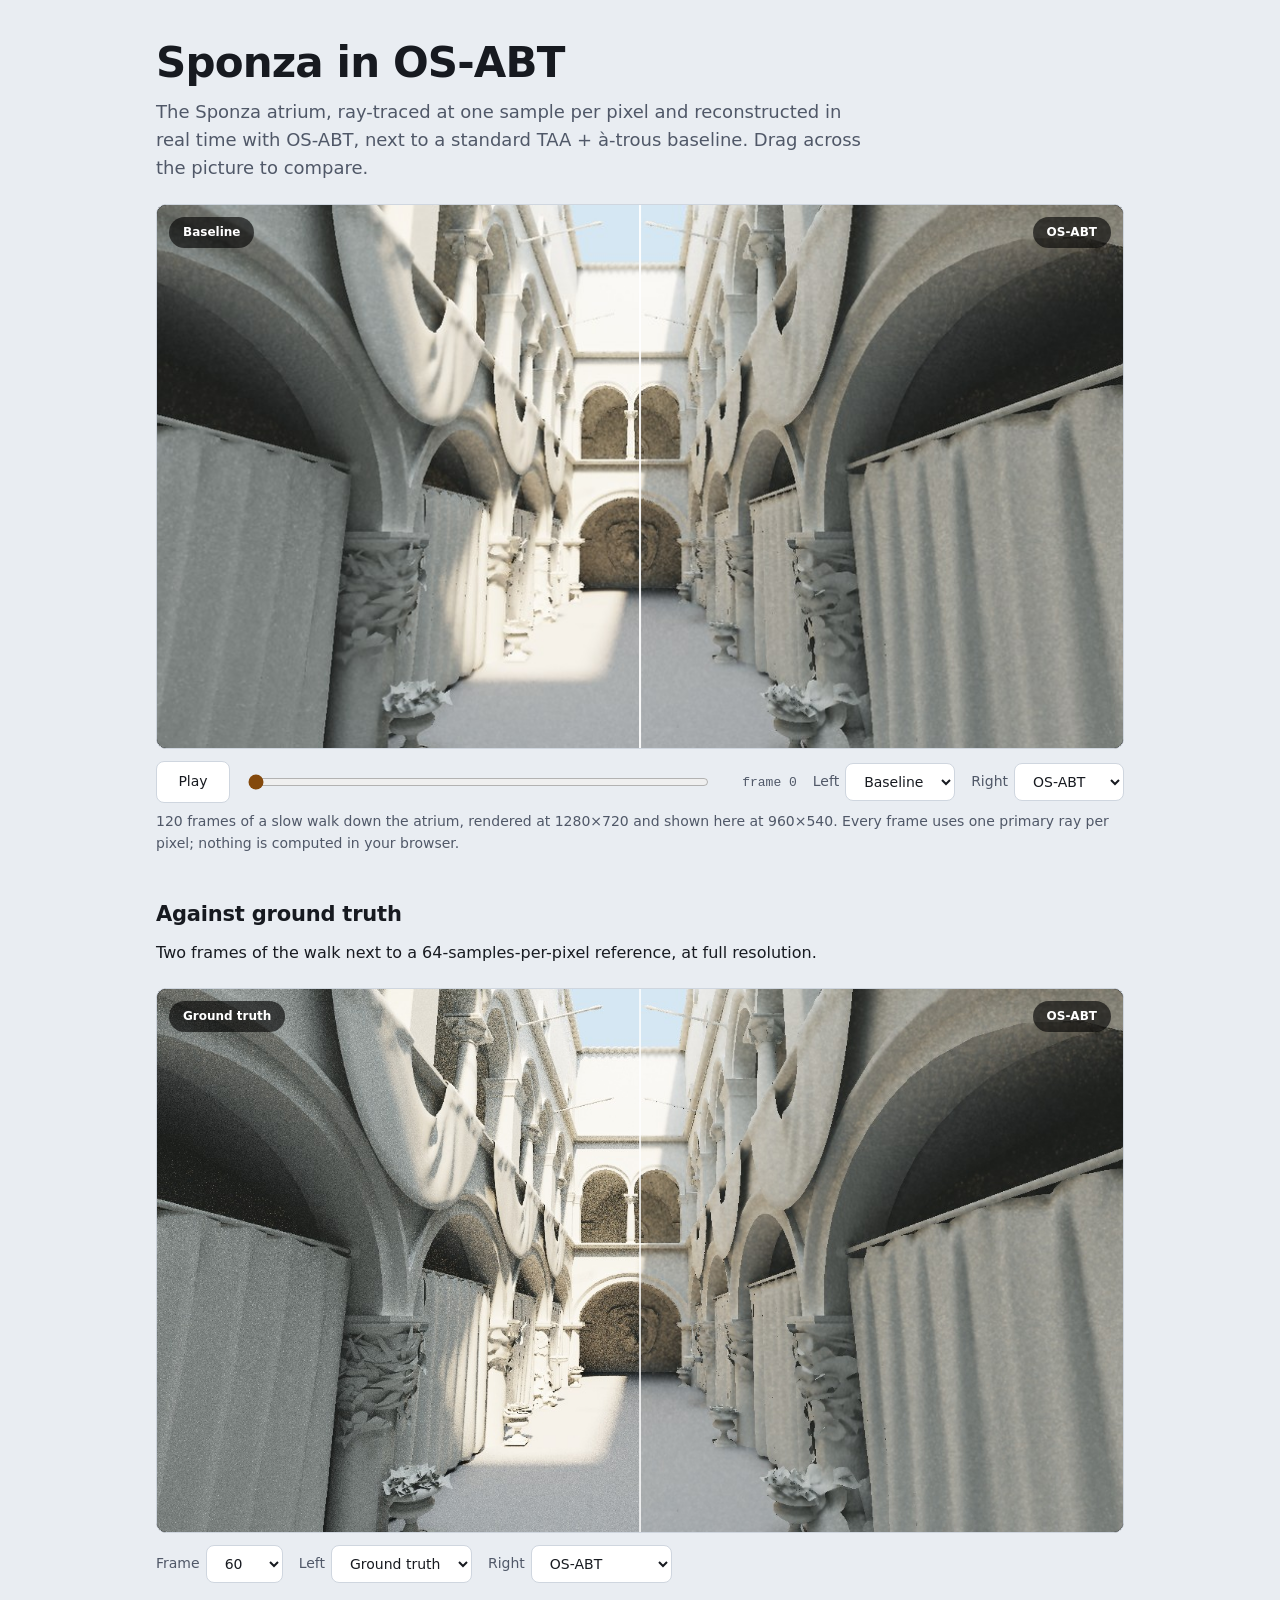
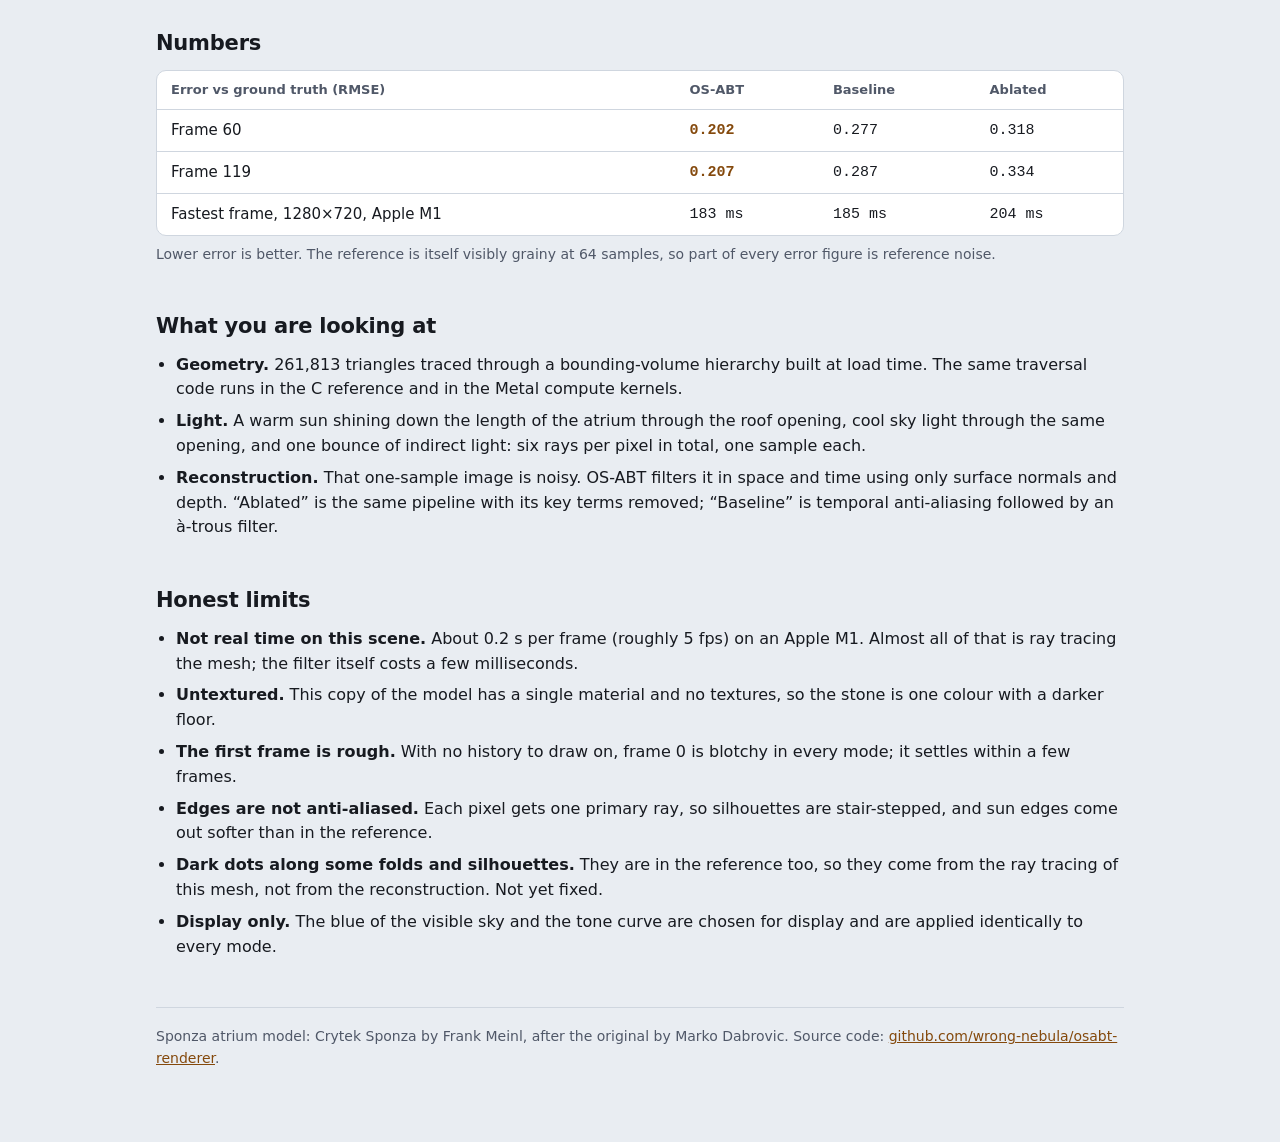
<file: docs/index.html>
<!doctype html>
<html lang="en">
<head>
<meta charset="utf-8">
<meta name="viewport" content="width=device-width, initial-scale=1">
<title>Sponza in OS-ABT</title>
<meta name="description" content="The Sponza atrium ray-traced at one sample per pixel and reconstructed with OS-ABT, compared against a TAA + a-trous baseline and ground truth.">
<style>
  :root {
    --bg: #101114; --panel: #181a1f; --line: #2a2d35; --text: #e8e6e1; --muted: #9a9ca3;
    --accent: #f0b46a; --cool: #8fb8e8; --radius: 10px;
    --sans: ui-sans-serif, system-ui, -apple-system, "Segoe UI", Roboto, sans-serif;
    --mono: ui-monospace, SFMono-Regular, Menlo, Consolas, monospace;
  }
  @media (prefers-color-scheme: light) {
    :root { --bg: #e9edf2; --panel: #ffffff; --line: #cfd6df; --text: #171a20; --muted: #505868; --accent: #84490c; --cool: #2f6fb3; }
  }
  * { box-sizing: border-box; }
  body { margin: 0; background: var(--bg); color: var(--text); font: 16px/1.55 var(--sans); }
  main { max-width: 1000px; margin: 0 auto; padding: 40px 16px 72px; }
  h1 { font-size: clamp(28px, 5vw, 42px); line-height: 1.1; margin: 0 0 12px; letter-spacing: -0.02em; }
  h2 { font-size: 21px; margin: 44px 0 10px; letter-spacing: -0.01em; }
  p { margin: 0 0 14px; }
  .lede { color: var(--muted); font-size: 18px; max-width: 62ch; }
  a { color: var(--accent); }
  .stage { position: relative; margin-top: 22px; border: 1px solid var(--line); border-radius: var(--radius); overflow: hidden; background: #000; touch-action: none; cursor: ew-resize; }
  .stage canvas { display: block; width: 100%; height: auto; }
  .tag { position: absolute; top: 12px; padding: 8px 14px; border-radius: 999px; font: 600 12px/1.3 var(--sans); background: rgba(0,0,0,.62); color: #fff; pointer-events: none; }
  .tag.l { left: 12px; } .tag.r { right: 12px; }
  .bar { display: flex; flex-wrap: wrap; gap: 10px 16px; align-items: center; margin-top: 12px; }
  .bar label { color: var(--muted); font-size: 14px; display: flex; gap: 6px; align-items: center; }
  select, button { font: inherit; font-size: 14px; color: var(--text); background: var(--panel); border: 1px solid var(--line); border-radius: 8px; padding: 9px 14px; }
  button { cursor: pointer; min-width: 74px; }
  input[type=range] { flex: 1 1 180px; accent-color: var(--accent); }
  .frame { font: 13px var(--mono); color: var(--muted); min-width: 9ch; text-align: right; }
  .hint { color: var(--muted); font-size: 14px; margin-top: 8px; }
  .tablewrap { overflow-x: auto; border: 1px solid var(--line); border-radius: var(--radius); background: var(--panel); }
  table { border-collapse: collapse; width: 100%; font-size: 15px; }
  th, td { text-align: left; padding: 9px 14px; border-bottom: 1px solid var(--line); white-space: nowrap; }
  tr:last-child td { border-bottom: 0; }
  th { color: var(--muted); font-weight: 600; font-size: 13px; }
  td.n { font-family: var(--mono); font-variant-numeric: tabular-nums; }
  td.best { color: var(--accent); font-weight: 600; }
  ul { margin: 0 0 14px; padding-left: 20px; }
  li { margin-bottom: 7px; }
  footer { margin-top: 48px; padding-top: 18px; border-top: 1px solid var(--line); color: var(--muted); font-size: 14px; }
</style>
</head>
<body>
<main>
  <h1>Sponza in OS-ABT</h1>
  <p class="lede">The Sponza atrium, ray-traced at one sample per pixel and reconstructed in real time with
  OS-ABT, next to a standard TAA&nbsp;+&nbsp;à-trous baseline. Drag across the picture to compare.</p>

  <div class="stage" id="walkStage">
    <canvas id="walk" width="960" height="540" aria-label="Sponza walkthrough comparison"></canvas>
    <span class="tag l" id="walkTagL"></span><span class="tag r" id="walkTagR"></span>
  </div>
  <div class="bar">
    <button id="play" type="button">Pause</button>
    <input id="scrub" type="range" min="0" max="119" value="0" aria-label="Frame">
    <span class="frame" id="frameLbl">frame 0</span>
    <label>Left <select id="walkL"></select></label>
    <label>Right <select id="walkR"></select></label>
  </div>
  <p class="hint">120 frames of a slow walk down the atrium, rendered at 1280×720 and shown here at 960×540.
  Every frame uses one primary ray per pixel; nothing is computed in your browser.</p>

  <h2>Against ground truth</h2>
  <p>Two frames of the walk next to a 64-samples-per-pixel reference, at full resolution.</p>
  <div class="stage" id="stillStage">
    <canvas id="still" width="1280" height="720" aria-label="Still comparison against ground truth"></canvas>
    <span class="tag l" id="stillTagL"></span><span class="tag r" id="stillTagR"></span>
  </div>
  <div class="bar">
    <label>Frame <select id="stillF"><option value="0060">60</option><option value="0119">119</option></select></label>
    <label>Left <select id="stillL"></select></label>
    <label>Right <select id="stillR"></select></label>
  </div>

  <h2>Numbers</h2>
  <div class="tablewrap">
    <table>
      <thead><tr><th>Error vs ground truth (RMSE)</th><th>OS-ABT</th><th>Baseline</th><th>Ablated</th></tr></thead>
      <tbody>
        <tr><td>Frame 60</td><td class="n best">0.202</td><td class="n">0.277</td><td class="n">0.318</td></tr>
        <tr><td>Frame 119</td><td class="n best">0.207</td><td class="n">0.287</td><td class="n">0.334</td></tr>
        <tr><td>Fastest frame, 1280×720, Apple M1</td><td class="n">183 ms</td><td class="n">185 ms</td><td class="n">204 ms</td></tr>
      </tbody>
    </table>
  </div>
  <p class="hint">Lower error is better. The reference is itself visibly grainy at 64 samples, so part of every
  error figure is reference noise.</p>

  <h2>What you are looking at</h2>
  <ul>
    <li><strong>Geometry.</strong> 261,813 triangles traced through a bounding-volume hierarchy built at load time.
        The same traversal code runs in the C reference and in the Metal compute kernels.</li>
    <li><strong>Light.</strong> A warm sun shining down the length of the atrium through the roof opening, cool sky
        light through the same opening, and one bounce of indirect light: six rays per pixel in total, one sample each.</li>
    <li><strong>Reconstruction.</strong> That one-sample image is noisy. OS-ABT filters it in space and time using
        only surface normals and depth. “Ablated” is the same pipeline with its key terms removed; “Baseline” is
        temporal anti-aliasing followed by an à-trous filter.</li>
  </ul>

  <h2>Honest limits</h2>
  <ul>
    <li><strong>Not real time on this scene.</strong> About 0.2 s per frame (roughly 5 fps) on an Apple M1. Almost all
        of that is ray tracing the mesh; the filter itself costs a few milliseconds.</li>
    <li><strong>Untextured.</strong> This copy of the model has a single material and no textures, so the stone is one
        colour with a darker floor.</li>
    <li><strong>The first frame is rough.</strong> With no history to draw on, frame 0 is blotchy in every mode; it
        settles within a few frames.</li>
    <li><strong>Edges are not anti-aliased.</strong> Each pixel gets one primary ray, so silhouettes are
        stair-stepped, and sun edges come out softer than in the reference.</li>
    <li><strong>Dark dots along some folds and silhouettes.</strong> They are in the reference too, so they come
        from the ray tracing of this mesh, not from the reconstruction. Not yet fixed.</li>
    <li><strong>Display only.</strong> The blue of the visible sky and the tone curve are chosen for display and are
        applied identically to every mode.</li>
  </ul>

  <footer>
    Sponza atrium model: Crytek Sponza by Frank Meinl, after the original by Marko Dabrovic.
    Source code: <a href="https://github.com/wrong-nebula/osabt-renderer">github.com/wrong-nebula/osabt-renderer</a>.
  </footer>
</main>

<script>
(function () {
  "use strict";
  const NAMES = { gt: "Ground truth", osabt: "OS-ABT", baseline: "Baseline", ablated: "Ablated" };

  function fill(sel, keys, value) {
    for (const k of keys) { const o = document.createElement("option"); o.value = k; o.textContent = NAMES[k]; sel.appendChild(o); }
    sel.value = value;
  }

  /* Wipe comparison on a canvas. draw(ctx, key, w, h) paints one side's full image. */
  function makeWipe(stage, canvas, tagL, tagR, getL, getR, draw) {
    const ctx = canvas.getContext("2d");
    let split = 0.5;
    function render() {
      const w = canvas.width, h = canvas.height, x = Math.round(split * w);
      draw(ctx, getL(), w, h);
      ctx.save(); ctx.beginPath(); ctx.rect(x, 0, w - x, h); ctx.clip();
      draw(ctx, getR(), w, h);
      ctx.restore();
      ctx.fillStyle = "rgba(255,255,255,.9)"; ctx.fillRect(x - 1, 0, 2, h);
      tagL.textContent = NAMES[getL()]; tagR.textContent = NAMES[getR()];
    }
    function move(ev) {
      const r = canvas.getBoundingClientRect();
      split = Math.min(1, Math.max(0, (ev.clientX - r.left) / r.width));
      render();
    }
    stage.addEventListener("pointerdown", (ev) => { stage.setPointerCapture(ev.pointerId); move(ev); });
    stage.addEventListener("pointermove", (ev) => { if (ev.buttons || ev.pointerType === "touch") move(ev); });
    return render;
  }
  const $ = (id) => document.getElementById(id);

  /* ---- walkthrough: one atlas video, four 960x540 tiles, so both sides are always in sync ---- */
  const TILE = { osabt: [0, 0], baseline: [960, 0], ablated: [0, 540] };
  const video = document.createElement("video");
  video.src = "media/sponza_walk.mp4"; video.muted = true; video.loop = true; video.playsInline = true; video.preload = "auto";
  const poster = new Image(); poster.src = "media/poster.jpg";
  fill($("walkL"), ["osabt", "baseline", "ablated"], "baseline");
  fill($("walkR"), ["osabt", "baseline", "ablated"], "osabt");
  const FPS = 24, NF = 120;
  const renderWalk = makeWipe($("walkStage"), $("walk"), $("walkTagL"), $("walkTagR"),
    () => $("walkL").value, () => $("walkR").value,
    (ctx, key, w, h) => {
      if (video.readyState >= 2) { const t = TILE[key]; ctx.drawImage(video, t[0], t[1], 960, 540, 0, 0, w, h); }
      else if (poster.complete && poster.naturalWidth) ctx.drawImage(poster, 0, 0, w, h);
      else { ctx.fillStyle = "#000"; ctx.fillRect(0, 0, w, h); }
    });
  function tick() {
    renderWalk();
    if (!video.paused) {
      const f = Math.min(NF - 1, Math.floor(video.currentTime * FPS));
      $("scrub").value = f; $("frameLbl").textContent = "frame " + f;
    }
    requestAnimationFrame(tick);
  }
  $("play").addEventListener("click", () => {
    if (video.paused) { video.play(); $("play").textContent = "Pause"; } else { video.pause(); $("play").textContent = "Play"; }
  });
  $("scrub").addEventListener("input", () => {
    video.pause(); $("play").textContent = "Play";
    video.currentTime = (Number($("scrub").value) + 0.5) / FPS;
    $("frameLbl").textContent = "frame " + $("scrub").value;
  });
  poster.onload = renderWalk;
  video.play().catch(() => { $("play").textContent = "Play"; });
  requestAnimationFrame(tick);

  /* ---- stills against ground truth ---- */
  const cache = {};
  function still(key) {
    const id = key + "_f" + $("stillF").value;
    if (!cache[id]) { const im = new Image(); im.onload = () => renderStill(); im.src = "media/still_" + id + ".jpg"; cache[id] = im; }
    return cache[id];
  }
  fill($("stillL"), ["gt", "osabt", "baseline", "ablated"], "gt");
  fill($("stillR"), ["gt", "osabt", "baseline", "ablated"], "osabt");
  const renderStill = makeWipe($("stillStage"), $("still"), $("stillTagL"), $("stillTagR"),
    () => $("stillL").value, () => $("stillR").value,
    (ctx, key, w, h) => {
      const im = still(key);
      if (im.complete && im.naturalWidth) ctx.drawImage(im, 0, 0, w, h);
      else { ctx.fillStyle = "#000"; ctx.fillRect(0, 0, w, h); }
    });
  for (const id of ["stillF", "stillL", "stillR"]) $(id).addEventListener("change", renderStill);
  renderStill();
})();
</script>
</body>
</html>
</file>
